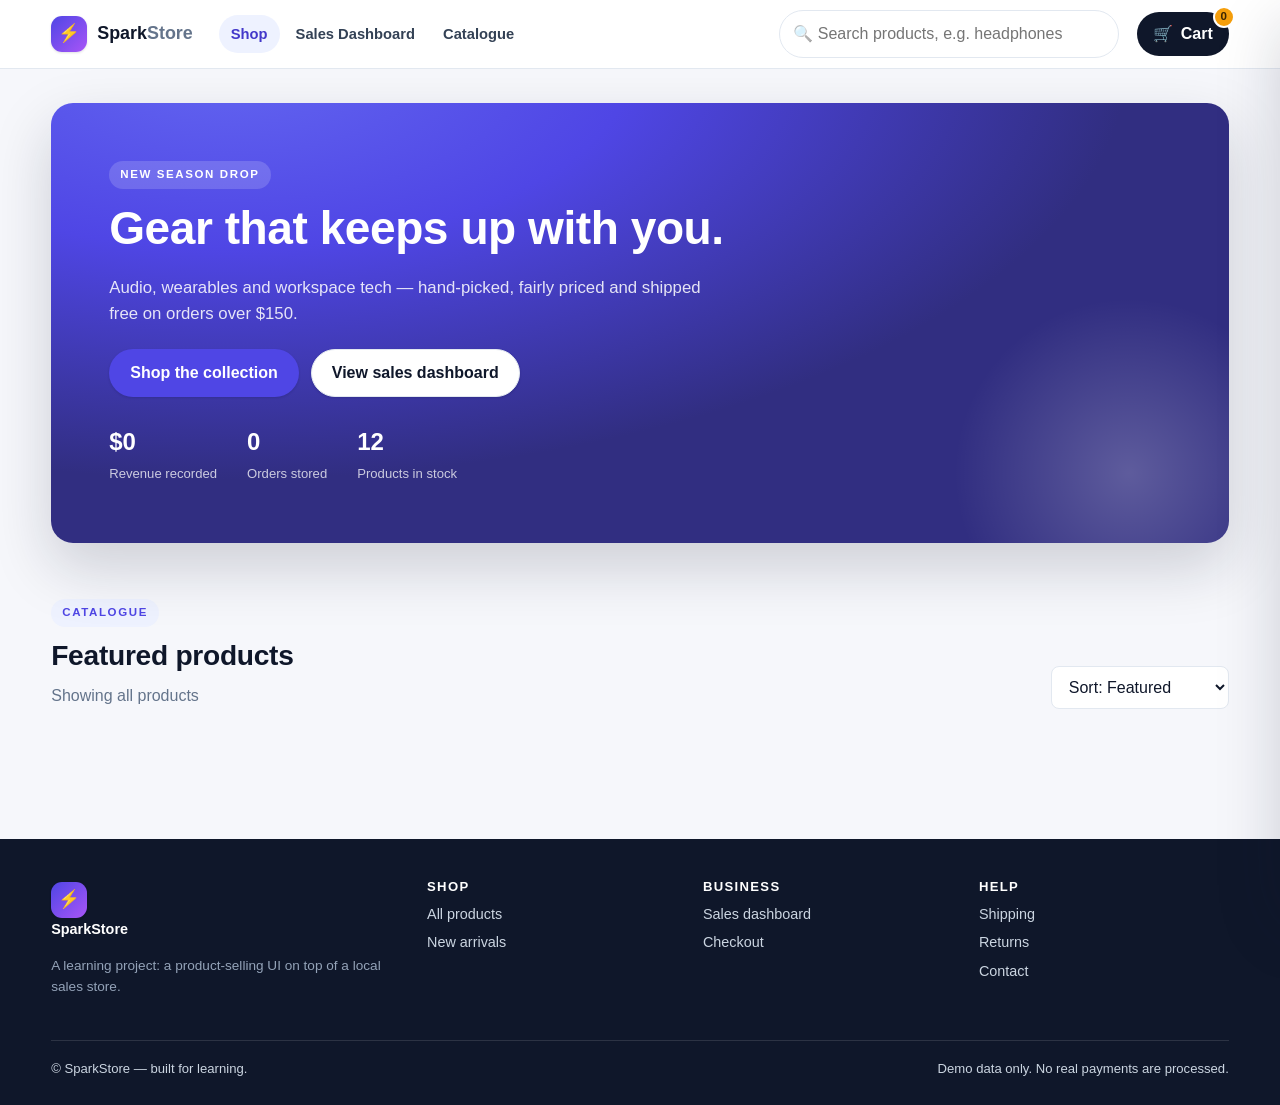
<file: index.html>
<!DOCTYPE html>
<html lang="en">

<head>
  <meta charset="UTF-8" />
  <meta name="viewport" content="width=device-width, initial-scale=1" />
  <meta name="description" content="Spark Store: a demo e-commerce storefront with a sales dashboard." />
  <link rel="stylesheet" href="styles.css" />
  <link rel="icon"
    href="data:image/svg+xml,<svg xmlns='http://www.w3.org/2000/svg' viewBox='0 0 100 100'><text y='.9em' font-size='90'>&#9889;</text></svg>" />
</head>

<body>

  <!-- ============================ HEADER ============================ -->
  <header class="header">
    <div class="wrap header__inner">
      <a class="logo" href="index.html">
        <span class="logo__mark">&#9889;</span>
        <span>Spark<span class="muted">Store</span></span>
      </a>

      <nav class="nav">
        <a class="is-active" href="index.html">Shop</a>
        <a href="dashboard.html">Sales Dashboard</a>
        <a href="#catalogue">Catalogue</a>
      </nav>

      <!-- Live search box -->
      <label class="search">
        <span class="search__icon">&#128269;</span>
        <input id="searchInput" class="input" type="search" placeholder="Search products, e.g. headphones"
          aria-label="Search products" />
      </label>

      <!-- Opens the cart drawer -->
      <button id="cartButton" class="cart-btn" type="button" aria-label="Open cart">
        &#128722; <span class="cart-btn__label">Cart</span>
        <span id="cartCount" class="cart-btn__count">0</span>
      </button>
    </div>
  </header>

  <main>
    <!-- ============================= HERO ============================ -->
    <section class="hero">
      <div class="wrap">
        <div class="hero__card">
          <div class="hero__copy">
            <span class="eyebrow">New season drop</span>
            <h1>Gear that keeps up with you.</h1>
            <p>Audio, wearables and workspace tech &mdash; hand-picked, fairly priced and
              shipped free on orders over $150.</p>
            <div class="row">
              <a class="btn" href="#catalogue">Shop the collection</a>
              <a class="btn btn--ghost" href="dashboard.html">View sales dashboard</a>
            </div>
          </div>
          <div class="hero__stats">
            <div class="hero__stat"><strong id="heroRevenue">$0</strong><span>Revenue recorded</span></div>
            <div class="hero__stat"><strong id="heroOrders">0</strong><span>Orders stored</span></div>
            <div class="hero__stat"><strong id="heroProducts">12</strong><span>Products in stock</span></div>
          </div>
        </div>
      </div>
    </section>
    <!-- ========================== CATALOGUE ========================== -->
    <section class="section" id="catalogue">
      <div class="wrap">
        <div class="section__head">
          <div>
            <span class="eyebrow">Catalogue</span>
            <h2>Featured products</h2>
            <p id="resultLine">Showing all products</p>
          </div>
          <label class="field" style="margin:0">
            <select id="sortSelect" class="input" aria-label="Sort products">
              <option value="featured">Sort: Featured</option>
              <option value="price-asc">Price: Low to High</option>
              <option value="price-desc">Price: High to Low</option>
              <option value="rating">Top rated</option>
              <option value="name">Name: A&ndash;Z</option>
            </select>
          </label>
        </div>

        <!-- Category filter chips are generated by js/storefront.js -->
        <div class="chips" id="categoryChips" style="margin-bottom:22px"></div>

        <!-- Product cards are generated from the <template> below -->
        <div class="products" id="productGrid"></div>
      </div>
    </section>
  </main>

  <!-- ====================== PRODUCT CARD TEMPLATE ===================== -->
  <!-- The HTML "blueprint" of one product card, cloned by JavaScript. -->
  <template id="tplProductCard">
    <article class="card">
      <div class="card__media">
        <img class="js-img" src="" alt="" loading="lazy" />
        <span class="card__sale js-sale hidden">SALE</span>
        <div class="card__oos js-oos hidden">OUT OF STOCK</div>
      </div>
      <div class="card__body">
        <span class="card__cat js-cat"></span>
        <h3 class="card__title js-title"></h3>
        <div class="card__rating">
          <span class="stars js-stars"></span>
          <span class="js-reviews"></span>
        </div>
        <span class="badge js-stock"></span>
      </div>
      <div class="card__foot">
        <span class="price js-price"></span>
        <button class="btn btn--sm js-add" type="button">&#128722; Add</button>
      </div>
    </article>
  </template>

  <!-- ========================== CART DRAWER ========================= -->
  <div class="drawer" id="cartDrawer" aria-hidden="true">
    <div class="drawer__scrim" data-close-cart></div>
    <aside class="drawer__panel" role="dialog" aria-label="Shopping cart">
      <div class="drawer__head">
        <h3 style="margin:0">Your cart <span class="muted small" id="drawerCount"></span></h3>
        <button class="icon-btn" type="button" data-close-cart aria-label="Close cart">&times;</button>
      </div>

      <div class="drawer__body" id="cartBody"><!-- line items injected here --></div>

      <div class="drawer__foot">
        <div class="sum"><span>Subtotal</span><strong id="cartSubtotal">$0.00</strong></div>
        <div class="sum"><span>Shipping</span><strong id="cartShipping">$0.00</strong></div>
        <div class="sum"><span>Tax (8%)</span><strong id="cartTax">$0.00</strong></div>
        <div class="sum sum--total"><span>Total</span><strong id="cartTotal">$0.00</strong></div>
        <a class="btn btn--block" style="margin-top:14px" href="checkout.html">Checkout &rarr;</a>
        <div class="hint" id="storageHint" style="display:none"></div>
      </div>
    </aside>
  </div>

  <!-- ============================ FOOTER ============================ -->
  <footer class="footer">
    <div class="wrap">
      <div class="footer__grid">
        <div>
          <a class="logo" href="index.html"><span class="logo__mark">&#9889;</span><span>SparkStore</span></a>
          <p class="small" style="margin-top:12px;color:#94a3b8">
            A learning project: a product-selling UI on top of a local sales store.
          </p>
        </div>
        <div>
          <h4>Shop</h4>
          <a href="index.html">All products</a>
          <a href="#catalogue">New arrivals</a>
        </div>
        <div>
          <h4>Business</h4>
          <a href="dashboard.html">Sales dashboard</a>
          <a href="checkout.html">Checkout</a>
        </div>
        <div>
          <h4>Help</h4>
          <a href="#">Shipping</a>
          <a href="#">Returns</a>
          <a href="#">Contact</a>
        </div>
      </div>
      <div class="footer__bottom">
        <span>&copy; <span id="year"></span> SparkStore &mdash; built for learning.</span>
        <span>Demo data only. No real payments are processed.</span>
      </div>
    </div>
  </footer>

  <div id="toastHost"></div>

  <!-- =========================== SCRIPTS =========================== -->
  <script src="util.js"></script>
  <script src="products.js"></script>
  <script src="db.js"></script>
  <script src="cart.js"></script>
  <script src="storefront.js"></script>
</body>

</html>
</file>
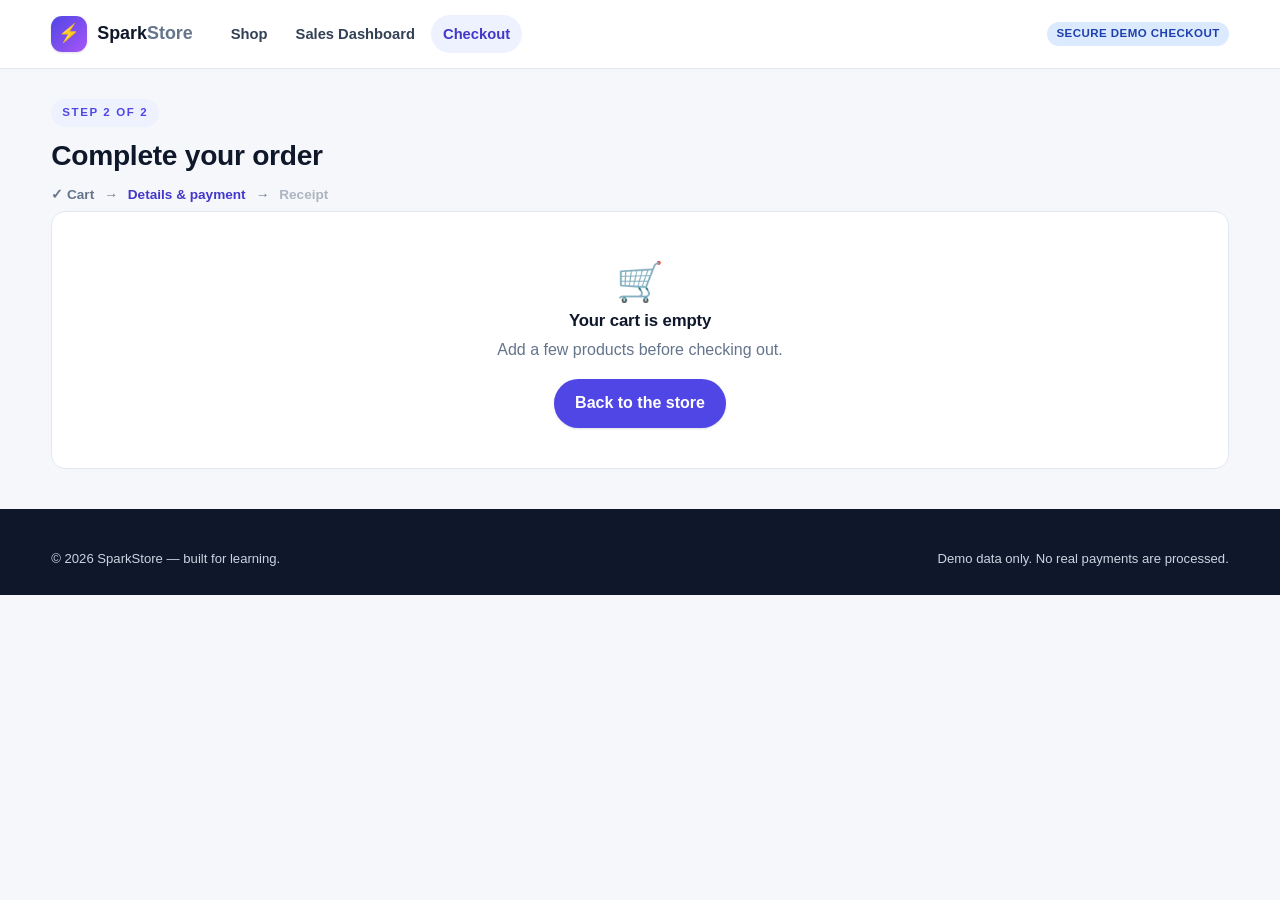
<file: checkout.html>
<!DOCTYPE html>
<html lang="en">
<head>
  <meta charset="UTF-8" />
  <meta name="viewport" content="width=device-width, initial-scale=1" />
  <title>Checkout &mdash; Spark Store</title>
  <link rel="stylesheet" href="styles.css" />
  <link rel="icon" href="data:image/svg+xml,<svg xmlns='http://www.w3.org/2000/svg' viewBox='0 0 100 100'><text y='.9em' font-size='90'>&#9889;</text></svg>" />
</head>
<body>

  <!-- ============================ HEADER ============================ -->
  <header class="header">
    <div class="wrap header__inner">
      <a class="logo" href="index.html">
        <span class="logo__mark">&#9889;</span>
        <span>Spark<span class="muted">Store</span></span>
      </a>
      <nav class="nav">
        <a href="index.html">Shop</a>
        <a href="dashboard.html">Sales Dashboard</a>
        <a class="is-active" href="checkout.html">Checkout</a>
      </nav>
      <div class="search" style="visibility:hidden"></div>
      <span class="badge badge--info">Secure demo checkout</span>
    </div>
  </header>

  <main class="wrap">
    <!-- ========================== PAGE HEAD ========================== -->
    <section class="page-head">
      <span class="eyebrow">Step 2 of 2</span>
      <h2>Complete your order</h2>
      <div class="steps">
        <span>&#10003; Cart</span>
        <span>&rarr;</span>
        <b>Details &amp; payment</b>
        <span>&rarr;</span>
        <span id="stepDone" style="opacity:.5">Receipt</span>
      </div>
    </section>

    <!-- Empty-cart notice: shown by js/checkout.js when the cart is empty -->
    <div id="emptyNotice" class="panel hidden" style="text-align:center;padding:40px">
      <div class="empty__icon">&#128722;</div>
      <h3>Your cart is empty</h3>
      <p class="muted">Add a few products before checking out.</p>
      <a class="btn" href="index.html">Back to the store</a>
    </div>

    <!-- ========================= CHECKOUT FORM ======================== -->
    <form id="checkoutForm" class="checkout" novalidate>
      <!-- ---------------------------- LEFT --------------------------- -->
      <div>
        <!-- 1. Contact -->
        <section class="panel">
          <div class="panel__title">
            <span class="panel__num">1</span>
            <h3 style="margin:0">Contact details</h3>
          </div>
          <div class="fields-2">
            <label class="field">
              <span>Full name *</span>
              <input id="fullName" class="input" type="text" autocomplete="name" placeholder="Ada Lovelace" />
              <span class="err" data-err-for="fullName"></span>
            </label>
            <label class="field">
              <span>Email address *</span>
              <input id="email" class="input" type="email" autocomplete="email" placeholder="ada@example.com" />
              <span class="err" data-err-for="email"></span>
            </label>
          </div>
          <label class="field">
            <span>Phone number *</span>
            <input id="phone" class="input" type="tel" autocomplete="tel" placeholder="+1 555 0134" />
            <span class="err" data-err-for="phone"></span>
          </label>
        </section>

        <!-- 2. Shipping address -->
        <section class="panel">
          <div class="panel__title">
            <span class="panel__num">2</span>
            <h3 style="margin:0">Shipping address</h3>
          </div>
          <label class="field">
            <span>Street address *</span>
            <input id="address" class="input" type="text" autocomplete="street-address" placeholder="12 Market Street, Apt 4B" />
            <span class="err" data-err-for="address"></span>
          </label>
          <div class="fields-2">
            <label class="field">
              <span>City *</span>
              <input id="city" class="input" type="text" autocomplete="address-level2" placeholder="Austin" />
              <span class="err" data-err-for="city"></span>
            </label>
            <label class="field">
              <span>Postal code *</span>
              <input id="zip" class="input" type="text" autocomplete="postal-code" placeholder="78701" />
              <span class="err" data-err-for="zip"></span>
            </label>
          </div>
        </section>

        <!-- 3. Payment method -->
        <section class="panel">
          <div class="panel__title">
            <span class="panel__num">3</span>
            <h3 style="margin:0">Payment method</h3>
          </div>

          <div class="pay-options" id="payOptions">
            <label class="pay is-active">
              <input type="radio" name="payment" value="card" checked />
              <span class="pay__emoji">&#128179;</span>
              <span class="pay__label">Card</span>
            </label>
            <label class="pay">
              <input type="radio" name="payment" value="upi" />
              <span class="pay__emoji">&#128241;</span>
              <span class="pay__label">UPI</span>
            </label>
            <label class="pay">
              <input type="radio" name="payment" value="cod" />
              <span class="pay__emoji">&#128176;</span>
              <span class="pay__label">Cash on delivery</span>
            </label>
          </div>

          <!-- Card fields, hidden when another method is chosen -->
          <div id="cardFields" style="margin-top:16px">
            <label class="field">
              <span>Card number *</span>
              <input id="cardNumber" class="input" type="text" inputmode="numeric" maxlength="19"
                     placeholder="4242 4242 4242 4242" />
              <span class="err" data-err-for="cardNumber"></span>
            </label>
            <div class="fields-2">
              <label class="field">
                <span>Expiry (MM/YY) *</span>
                <input id="cardExpiry" class="input" type="text" maxlength="5" placeholder="08/29" />
                <span class="err" data-err-for="cardExpiry"></span>
              </label>
              <label class="field">
                <span>CVV *</span>
                <input id="cardCvv" class="input" type="password" maxlength="4" placeholder="123" />
                <span class="err" data-err-for="cardCvv"></span>
              </label>
            </div>
          </div>

          <div id="upiFields" class="hidden">
            <label class="field">
              <span>UPI ID *</span>
              <input id="upiId" class="input" type="text" placeholder="yourname@bank" />
              <span class="err" data-err-for="upiId"></span>
            </label>
          </div>

          <div id="codFields" class="hidden">
            <div class="hint">Keep the exact amount ready. Payment will be marked as <b>pending</b> until delivery.</div>
          </div>
        </section>
      </div>

      <!-- --------------------------- RIGHT --------------------------- -->
      <aside class="side">
        <section class="panel">
          <div class="panel__title"><h3 style="margin:0">Order summary</h3></div>
          <div id="summaryItems"><!-- filled by js/checkout.js --></div>
          <div class="sum"><span>Subtotal</span><strong id="sumSubtotal">$0.00</strong></div>
          <div class="sum"><span>Discount</span><strong id="sumDiscount">-$0.00</strong></div>
          <div class="sum"><span>Shipping</span><strong id="sumShipping">$0.00</strong></div>
          <div class="sum"><span>Tax (8%)</span><strong id="sumTax">$0.00</strong></div>
          <div class="sum sum--total"><span>Total</span><strong id="sumTotal">$0.00</strong></div>
          <a class="link-btn" href="index.html" style="padding-left:0">&larr; Edit cart</a>
        </section>

        <!-- Discount code -->
        <section class="panel">
          <div class="panel__title"><h3 style="margin:0">Discount code</h3></div>
          <div class="row" style="gap:8px;flex-wrap:nowrap">
            <input id="couponInput" class="input" type="text" placeholder="SPARK10" style="flex:1" />
            <button id="applyCouponBtn" class="btn btn--sm btn--ghost" type="button">Apply</button>
          </div>
          <div id="couponMsg" class="small muted" style="margin-top:8px">
            Try <b>SPARK10</b>, <b>LEARN20</b> or <b>WELCOME5</b>.
          </div>
        </section>

        <!-- Order note + place order -->
        <section class="panel">
          <label class="field">
            <span>Order note (optional)</span>
            <textarea id="orderNote" class="input" rows="3" placeholder="Leave with the front desk"></textarea>
          </label>
          <label class="row small" style="align-items:flex-start;gap:8px">
            <input id="agree" type="checkbox" checked />
            <span>I understand this is a demo store and no real payment is taken.</span>
          </label>
          <span class="err" data-err-for="agree"></span>
          <button id="placeOrderBtn" class="btn btn--block" type="submit" style="margin-top:14px">
            Place order &mdash; <span id="payTotal">$0.00</span>
          </button>
          <div class="hint">Your order is written to the local sales store. Open the dashboard to see it.</div>
        </section>
      </aside>
    </form>

    <!-- ====================== SUCCESS RECEIPT ====================== -->
    <section id="receiptPanel" class="panel receipt hidden" style="margin-bottom:60px">
      <div class="receipt__tick">&#10003;</div>
      <h2 style="margin-bottom:4px">Thank you, <span id="rcName">friend</span>!</h2>
      <p class="muted">Your order has been stored. Keep this reference:</p>
      <div class="badge badge--ok mono" id="rcId" style="font-size:1rem;padding:8px 16px">SP-0000-0000</div>
      <div class="panel" style="max-width:470px;margin:22px auto;text-align:left">
        <dl class="kv" id="rcDetails"></dl>
      </div>
      <div class="row" style="justify-content:center">
        <a class="btn" href="dashboard.html">See it in the sales dashboard</a>
        <a class="btn btn--ghost" href="index.html">Continue shopping</a>
        <button id="printReceiptBtn" class="btn btn--ghost" type="button">Print receipt</button>
      </div>
    </section>
  </main>

  <!-- ============================ FOOTER ============================ -->
  <footer class="footer">
    <div class="wrap">
      <div class="footer__bottom" style="margin-top:0;border-top:0;padding-top:0">
        <span>&copy; <span id="year"></span> SparkStore &mdash; built for learning.</span>
        <span>Demo data only. No real payments are processed.</span>
      </div>
    </div>
  </footer>

  <div id="toastHost"></div>

  <!-- =========================== SCRIPTS =========================== -->
  <script src="util.js"></script>
  <script src="products.js"></script>
  <script src="db.js"></script>
  <script src="cart.js"></script>
  <script src="checkout.js"></script>
</body>
</html>
</file>
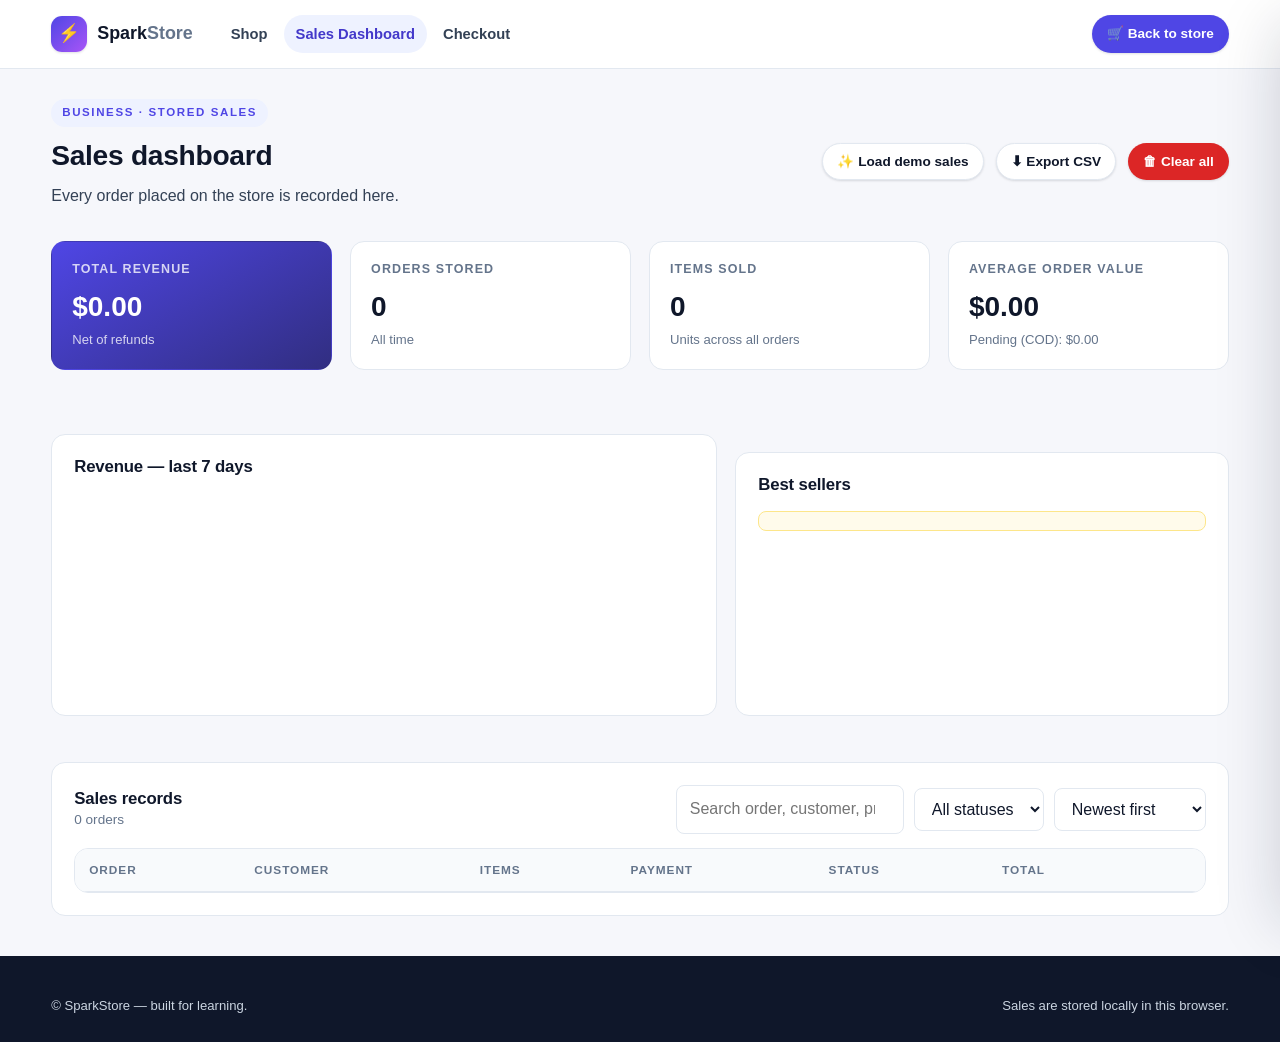
<file: dashboard.html>
<!DOCTYPE html>
<html lang="en">
<head>
  <meta charset="UTF-8" />
  <meta name="viewport" content="width=device-width, initial-scale=1" />
  <title>Sales Dashboard &mdash; Spark Store</title>
  <link rel="stylesheet" href="styles.css" />
  <link rel="icon" href="data:image/svg+xml,<svg xmlns='http://www.w3.org/2000/svg' viewBox='0 0 100 100'><text y='.9em' font-size='90'>&#9889;</text></svg>" />
</head>
<body>

  <!-- ============================ HEADER ============================ -->
  <header class="header">
    <div class="wrap header__inner">
      <a class="logo" href="index.html">
        <span class="logo__mark">&#9889;</span>
        <span>Spark<span class="muted">Store</span></span>
      </a>
      <nav class="nav">
        <a href="index.html">Shop</a>
        <a class="is-active" href="dashboard.html">Sales Dashboard</a>
        <a href="checkout.html">Checkout</a>
      </nav>
      <div class="search" style="visibility:hidden"></div>
      <a class="btn btn--sm" href="index.html">&#128722; Back to store</a>
    </div>
  </header>

  <main class="wrap">
    <!-- ========================== PAGE HEAD ========================== -->
    <section class="page-head">
      <div class="spread">
        <div>
          <span class="eyebrow">Business &middot; stored sales</span>
          <h2>Sales dashboard</h2>
          <p id="dbSubtitle">Every order placed on the store is recorded here.</p>
        </div>
        <div class="row">
          <button id="seedBtn" class="btn btn--ghost btn--sm" type="button">&#10024; Load demo sales</button>
          <button id="exportBtn" class="btn btn--ghost btn--sm" type="button">&#11015; Export CSV</button>
          <button id="clearBtn" class="btn btn--danger btn--sm" type="button">&#128465; Clear all</button>
        </div>
      </div>
    </section>

    <!-- ============================ KPIs ============================= -->
    <section class="kpis section" style="padding-top:10px">
      <article class="kpi kpi--brand">
        <div class="kpi__label">Total revenue</div>
        <div class="kpi__value" id="kpiRevenue">$0.00</div>
        <div class="kpi__foot" id="kpiRevenueFoot">Net of refunds</div>
      </article>
      <article class="kpi">
        <div class="kpi__label">Orders stored</div>
        <div class="kpi__value" id="kpiOrders">0</div>
        <div class="kpi__foot muted" id="kpiOrdersFoot">All time</div>
      </article>
      <article class="kpi">
        <div class="kpi__label">Items sold</div>
        <div class="kpi__value" id="kpiItems">0</div>
        <div class="kpi__foot muted" id="kpiItemsFoot">Units across all orders</div>
      </article>
      <article class="kpi">
        <div class="kpi__label">Average order value</div>
        <div class="kpi__value" id="kpiAvg">$0.00</div>
        <div class="kpi__foot muted" id="kpiPending">Pending (COD): $0.00</div>
      </article>
    </section>

    <!-- ====================== CHART + TOP PRODUCTS =================== -->
    <section class="dash-grid">
      <div class="panel">
        <div class="panel__title"><h3 style="margin:0">Revenue &mdash; last 7 days</h3></div>
        <div class="chart" id="chart"><!-- bars injected by js/dashboard.js --></div>
      </div>
      <div class="panel">
        <div class="panel__title"><h3 style="margin:0">Best sellers</h3></div>
        <ul class="rank" id="topProducts"><!-- injected --></ul>
        <div class="hint" id="methodHint"></div>
      </div>
    </section>

    <!-- ========================= SALES TABLE ========================= -->
    <section class="section" style="padding-bottom:0">
      <div class="panel">
        <div class="spread" style="margin-bottom:14px">
          <div>
            <h3 style="margin:0">Sales records</h3>
            <p class="small muted" id="tableCount" style="margin:0">0 orders</p>
          </div>
          <div class="toolbar" style="margin:0">
            <input id="searchSales" class="input" type="search" placeholder="Search order, customer, product" />
            <select id="statusFilter" class="input" aria-label="Filter by status">
              <option value="">All statuses</option>
              <option value="completed">Completed</option>
              <option value="refunded">Refunded</option>
              <option value="cancelled">Cancelled</option>
            </select>
            <select id="sortSales" class="input" aria-label="Sort sales">
              <option value="date-desc">Newest first</option>
              <option value="date-asc">Oldest first</option>
              <option value="total-desc">Highest value</option>
              <option value="total-asc">Lowest value</option>
              <option value="customer">Customer A&ndash;Z</option>
            </select>
          </div>
        </div>

        <div class="table-wrap">
          <table class="data">
            <thead>
              <tr>
                <th>Order</th>
                <th>Customer</th>
                <th>Items</th>
                <th>Payment</th>
                <th>Status</th>
                <th class="text-right">Total</th>
                <th></th>
              </tr>
            </thead>
            <tbody id="salesBody"><!-- rows injected by js/dashboard.js --></tbody>
          </table>
        </div>

        <div id="tableEmpty" class="empty hidden" style="margin-top:16px;border:1px dashed var(--line)">
          <div class="empty__icon">&#128203;</div>
          <h3>No sales recorded yet</h3>
          <p class="muted">Place an order from the storefront, or click &ldquo;Load demo sales&rdquo; above.</p>
          <a class="btn btn--sm" href="index.html">Go to storefront</a>
        </div>
      </div>
    </section>
  </main>

  <!-- ==================== ORDER DETAIL TEMPLATE ==================== -->
  <div class="drawer" id="orderDrawer" aria-hidden="true">
    <div class="drawer__scrim" data-close-order></div>
    <aside class="drawer__panel" role="dialog" aria-label="Order details">
      <div class="drawer__head">
        <h3 style="margin:0">Order <span class="mono" id="odId"></span></h3>
        <button class="icon-btn" type="button" data-close-order aria-label="Close">&times;</button>
      </div>
      <div class="drawer__body">
        <div id="odItems"></div>
        <div style="margin-top:16px">
          <div class="sum"><span>Subtotal</span><strong id="odSubtotal">$0.00</strong></div>
          <div class="sum"><span>Discount</span><strong id="odDiscount">$0.00</strong></div>
          <div class="sum"><span>Shipping</span><strong id="odShipping">$0.00</strong></div>
          <div class="sum"><span>Tax</span><strong id="odTax">$0.00</strong></div>
          <div class="sum sum--total"><span>Total</span><strong id="odTotal">$0.00</strong></div>
        </div>
        <h4 style="margin-top:22px">Customer</h4>
        <dl class="kv" id="odCustomer"></dl>
        <h4 style="margin-top:18px">Payment</h4>
        <dl class="kv" id="odPayment"></dl>
        <h4 style="margin-top:18px">Change status</h4>
        <div class="row">
          <button class="btn btn--sm btn--ok" type="button" data-status="completed">Mark completed</button>
          <button class="btn btn--sm btn--ghost" type="button" data-status="refunded">Refund</button>
          <button class="btn btn--sm btn--danger" type="button" data-status="cancelled">Cancel</button>
        </div>
      </div>
    </aside>
  </div>

  <!-- ============================ FOOTER ============================ -->
  <footer class="footer">
    <div class="wrap">
      <div class="footer__bottom" style="margin-top:0;border-top:0;padding-top:0">
        <span>&copy; <span id="year"></span> SparkStore &mdash; built for learning.</span>
        <span id="storageNote">Sales are stored locally in this browser.</span>
      </div>
    </div>
  </footer>

  <div id="toastHost"></div>

  <!-- =========================== SCRIPTS =========================== -->
  <script src="util.js"></script>
  <script src="products.js"></script>
  <script src="db.js"></script>
  <script src="cart.js"></script>
  <script src="dashboard.js"></script>
</body>
</html>
</file>
<file: styles.css>
/* ==========================================================================
   styles.css  -  one stylesheet for the whole storefront + dashboard.
   Sections:
     1. Design tokens (colors, spacing, shadows)
     2. Base / reset
     3. Layout helpers
     4. Buttons, badges, form fields
     5. Site header + nav + cart button
     6. Homepage hero + categories
     7. Product grid + cards
     8. Cart drawer
     9. Checkout page
    10. Dashboard (KPI cards, chart, table)
    11. Toasts, footer
    12. Responsive breakpoints
   ========================================================================== */

/* ------------------------------ 1. Tokens ------------------------------ */
:root {
  --brand: #4f46e5;
  --brand-dark: #4338ca;
  --brand-soft: #eef2ff;
  --accent: #f59e0b;

  --ink: #0f172a;
  --ink-2: #334155;
  --muted: #64748b;
  --line: #e2e8f0;
  --surface: #ffffff;
  --canvas: #f6f7fb;

  --ok: #16a34a;
  --warn: #d97706;
  --danger: #dc2626;

  --radius-sm: 8px;
  --radius: 14px;
  --radius-lg: 22px;
  --shadow-sm: 0 1px 2px rgba(15, 23, 42, .06), 0 1px 3px rgba(15, 23, 42, .08);
  --shadow: 0 10px 24px rgba(15, 23, 42, .08);
  --shadow-lg: 0 24px 60px rgba(15, 23, 42, .18);
  --header-h: 68px;
  --font: "Segoe UI", Roboto, "Helvetica Neue", Arial, sans-serif;
}

/* ---------------------------- 2. Base reset ---------------------------- */
* { box-sizing: border-box; }
html { scroll-behavior: smooth; }
body {
  margin: 0;
  font-family: var(--font);
  color: var(--ink);
  background: var(--canvas);
  line-height: 1.55;
  -webkit-font-smoothing: antialiased;
}
h1, h2, h3, h4 { margin: 0 0 .4em; line-height: 1.2; letter-spacing: -.01em; }
h1 { font-size: clamp(1.9rem, 3.6vw, 3rem); }
h2 { font-size: clamp(1.35rem, 2.2vw, 1.9rem); }
h3 { font-size: 1.05rem; }
p  { margin: 0 0 1rem; color: var(--ink-2); }
a  { color: var(--brand); text-decoration: none; }
a:hover { text-decoration: underline; }
img { max-width: 100%; display: block; }
button, input, select, textarea { font: inherit; color: inherit; }
:focus-visible { outline: 3px solid rgba(79, 70, 229, .45); outline-offset: 2px; }

/* --------------------------- 3. Layout helpers ------------------------- */
.wrap { width: min(1180px, 92vw); margin-inline: auto; }
.section { padding: 46px 0; }
.section__head {
  display: flex; align-items: flex-end; justify-content: space-between;
  gap: 16px; margin-bottom: 22px; flex-wrap: wrap;
}
.section__head p { margin: 0; color: var(--muted); }
.eyebrow {
  display: inline-block; font-size: .72rem; font-weight: 700; letter-spacing: .14em;
  text-transform: uppercase; color: var(--brand); background: var(--brand-soft);
  padding: 5px 11px; border-radius: 999px; margin-bottom: 12px;
}
.grid { display: grid; gap: 20px; }
.row { display: flex; gap: 12px; align-items: center; flex-wrap: wrap; }
.spread { display: flex; justify-content: space-between; align-items: center; gap: 12px; }
.muted { color: var(--muted); }
.small { font-size: .85rem; }
.hidden { display: none !important; }
.text-right { text-align: right; }

/* ------------------- 4. Buttons, badges and form fields ---------------- */
.btn {
  --btn-bg: var(--brand); --btn-fg: #fff;
  display: inline-flex; align-items: center; justify-content: center; gap: 8px;
  background: var(--btn-bg); color: var(--btn-fg);
  border: 1px solid transparent; border-radius: 999px;
  padding: 11px 20px; font-weight: 600; cursor: pointer;
  transition: transform .12s ease, filter .15s ease, box-shadow .15s ease;
  box-shadow: var(--shadow-sm); white-space: nowrap;
}
.btn:hover { filter: brightness(1.07); transform: translateY(-1px); text-decoration: none; }
.btn:active { transform: translateY(0); }
.btn--ghost { --btn-bg: #fff; --btn-fg: var(--ink); border-color: var(--line); }
.btn--dark  { --btn-bg: var(--ink); }
.btn--danger{ --btn-bg: var(--danger); }
.btn--ok    { --btn-bg: var(--ok); }
.btn--sm    { padding: 7px 14px; font-size: .85rem; }
.btn--block { width: 100%; }
.btn[disabled] { opacity: .5; cursor: not-allowed; transform: none; filter: none; }

.badge {
  display: inline-block; font-size: .72rem; font-weight: 700; padding: 3px 9px;
  border-radius: 999px; background: var(--brand-soft); color: var(--brand-dark);
  text-transform: uppercase; letter-spacing: .04em;
}
.badge--ok     { background: #dcfce7; color: #166534; }
.badge--warn   { background: #fef3c7; color: #92400e; }
.badge--danger { background: #fee2e2; color: #991b1b; }
.badge--info   { background: #dbeafe; color: #1e40af; }

.field { display: block; margin-bottom: 14px; }
.field > span { display: block; font-size: .82rem; font-weight: 600; margin-bottom: 6px; color: var(--ink-2); }
.input, select.input, textarea.input {
  width: 100%; padding: 11px 13px; background: #fff;
  border: 1px solid var(--line); border-radius: var(--radius-sm);
  transition: border-color .15s ease, box-shadow .15s ease;
}
.input:focus { border-color: var(--brand); box-shadow: 0 0 0 4px rgba(79, 70, 229, .12); outline: none; }
.input.is-invalid { border-color: var(--danger); background: #fff5f5; }
.err { display: block; color: var(--danger); font-size: .78rem; margin-top: 5px; min-height: 0; }
.fields-2 { display: grid; grid-template-columns: 1fr 1fr; gap: 0 14px; }

/* ----------------------- 5. Header / nav / cart ------------------------ */
.header {
  position: sticky; top: 0; z-index: 60;
  background: rgba(255, 255, 255, .92);
  backdrop-filter: saturate(180%) blur(10px);
  border-bottom: 1px solid var(--line);
}
.header__inner { display: flex; align-items: center; gap: 18px; height: var(--header-h); }
.logo { display: flex; align-items: center; gap: 10px; font-weight: 800; font-size: 1.12rem; color: var(--ink); }
.logo:hover { text-decoration: none; }
.logo__mark {
  width: 36px; height: 36px; border-radius: 11px; display: grid; place-items: center;
  background: linear-gradient(135deg, var(--brand), #a855f7); color: #fff; font-size: 1.1rem;
  box-shadow: var(--shadow-sm);
}
.nav { display: flex; gap: 4px; margin-left: 8px; }
.nav a {
  color: var(--ink-2); font-weight: 600; font-size: .92rem;
  padding: 8px 12px; border-radius: 999px;
}
.nav a:hover { background: var(--brand-soft); color: var(--brand-dark); text-decoration: none; }
.nav a.is-active { background: var(--brand-soft); color: var(--brand-dark); }

.search { position: relative; flex: 1; max-width: 340px; margin-left: auto; }
.search .input { padding-left: 38px; border-radius: 999px; background: #fff; }
.search__icon { position: absolute; left: 14px; top: 50%; transform: translateY(-50%); opacity: .5; }

.cart-btn {
  position: relative; display: inline-flex; align-items: center; gap: 8px;
  background: var(--ink); color: #fff; border: 0; border-radius: 999px;
  padding: 10px 16px; font-weight: 600; cursor: pointer;
}
.cart-btn:hover { background: #1e293b; }
.cart-btn__count {
  position: absolute; top: -6px; right: -6px; min-width: 22px; height: 22px;
  display: grid; place-items: center; padding: 0 5px;
  background: var(--accent); color: #3b2503; font-size: .72rem; font-weight: 800;
  border-radius: 999px; border: 2px solid #fff;
}

/* ------------------------- 6. Hero and categories ---------------------- */
.hero { padding: 34px 0 10px; }
.hero__card {
  position: relative; overflow: hidden;
  border-radius: var(--radius-lg);
  padding: clamp(28px, 5vw, 58px);
  color: #fff;
  background: radial-gradient(900px 420px at 15% -10%, #6366f1 0%, #4f46e5 45%, #312e81 100%);
  box-shadow: var(--shadow-lg);
}
.hero__card::after {
  content: ""; position: absolute; right: -90px; bottom: -120px; width: 380px; height: 380px;
  background: radial-gradient(circle at center, rgba(255, 255, 255, .22), transparent 65%);
}
.hero__copy { max-width: 620px; position: relative; z-index: 1; }
.hero h1 { color: #fff; }
.hero p { color: rgba(255, 255, 255, .86); font-size: 1.05rem; margin-bottom: 22px; }
.hero .eyebrow { background: rgba(255, 255, 255, .16); color: #fff; }
.hero__stats { display: flex; gap: 30px; flex-wrap: wrap; margin-top: 26px; position: relative; z-index: 1; }
.hero__stat strong { display: block; font-size: 1.5rem; }
.hero__stat span { font-size: .82rem; color: rgba(255, 255, 255, .75); }

.chips { display: flex; gap: 9px; flex-wrap: wrap; }
.chip {
  border: 1px solid var(--line); background: #fff; color: var(--ink-2);
  padding: 8px 15px; border-radius: 999px; font-size: .88rem; font-weight: 600; cursor: pointer;
  transition: all .15s ease;
}
.chip:hover { border-color: #c7d2fe; color: var(--brand-dark); }
.chip.is-active { background: var(--ink); border-color: var(--ink); color: #fff; }

/* ------------------------- 7. Product grid + cards --------------------- */
.products { display: grid; grid-template-columns: repeat(4, 1fr); gap: 20px; }

.card {
  background: var(--surface); border: 1px solid var(--line); border-radius: var(--radius);
  overflow: hidden; display: flex; flex-direction: column;
  transition: transform .16s ease, box-shadow .16s ease, border-color .16s ease;
}
.card:hover { transform: translateY(-4px); box-shadow: var(--shadow); border-color: #c7d2fe; }
.card__media { position: relative; background: #f1f5f9; aspect-ratio: 4 / 3; overflow: hidden; }
.card__media img { width: 100%; height: 100%; object-fit: cover; transition: transform .35s ease; }
.card:hover .card__media img { transform: scale(1.05); }
.card__sale {
  position: absolute; top: 12px; left: 12px; background: var(--danger); color: #fff;
  font-size: .7rem; font-weight: 800; padding: 4px 10px; border-radius: 999px;
}
.card__oos {
  position: absolute; inset: 0; display: grid; place-items: center;
  background: rgba(15, 23, 42, .55); color: #fff; font-weight: 700; letter-spacing: .05em;
}
.card__body { padding: 15px 16px 0; flex: 1; }
.card__cat { font-size: .72rem; text-transform: uppercase; letter-spacing: .1em; color: var(--muted); font-weight: 700; }
.card__title { font-size: .98rem; font-weight: 700; margin: 6px 0 8px; }
.card__rating { display: flex; align-items: center; gap: 6px; font-size: .82rem; color: var(--muted); margin-bottom: 10px; }
.stars { color: var(--accent); letter-spacing: 1px; }
.card__foot { display: flex; align-items: center; justify-content: space-between; gap: 10px; padding: 14px 16px 16px; }
.price { font-size: 1.12rem; font-weight: 800; }
.price del { font-size: .82rem; color: var(--muted); font-weight: 500; margin-left: 6px; }
.empty {
  grid-column: 1 / -1; text-align: center; padding: 60px 20px;
  background: #fff; border: 1px dashed var(--line); border-radius: var(--radius);
}
.empty__icon { font-size: 2.4rem; }

/* ---------------------------- 8. Cart drawer --------------------------- */
.drawer { position: fixed; inset: 0; z-index: 90; pointer-events: none; }
.drawer__scrim {
  position: absolute; inset: 0; background: rgba(15, 23, 42, .45);
  opacity: 0; transition: opacity .25s ease;
}
.drawer__panel {
  position: absolute; top: 0; right: 0; height: 100%; width: min(420px, 92vw);
  background: var(--surface); display: flex; flex-direction: column;
  box-shadow: var(--shadow-lg); transform: translateX(100%);
  transition: transform .28s cubic-bezier(.22, .61, .36, 1);
}
.drawer.is-open { pointer-events: auto; }
.drawer.is-open .drawer__scrim { opacity: 1; }
.drawer.is-open .drawer__panel { transform: translateX(0); }
.drawer__head {
  display: flex; align-items: center; justify-content: space-between;
  padding: 18px 20px; border-bottom: 1px solid var(--line);
}
.drawer__body { flex: 1; overflow-y: auto; padding: 16px 20px; }
.drawer__foot { padding: 18px 20px; border-top: 1px solid var(--line); background: #fbfcfe; }
.icon-btn {
  border: 1px solid var(--line); background: #fff; width: 34px; height: 34px;
  border-radius: 50%; cursor: pointer; display: grid; place-items: center;
}
.icon-btn:hover { background: var(--brand-soft); border-color: #c7d2fe; }

.line {
  display: grid; grid-template-columns: 62px 1fr auto; gap: 12px;
  padding: 12px 0; border-bottom: 1px solid var(--line);
}
.line:last-child { border-bottom: 0; }
.line__img { width: 62px; height: 62px; border-radius: 10px; background: #f1f5f9; object-fit: cover; }
.line__name { font-weight: 600; font-size: .92rem; margin-bottom: 2px; }
.line__meta { font-size: .8rem; color: var(--muted); }
.line__right { text-align: right; }
.line__total { font-weight: 700; font-size: .92rem; }

.qty { display: inline-flex; align-items: center; border: 1px solid var(--line); border-radius: 999px; overflow: hidden; margin-top: 6px; }
.qty button { border: 0; background: #fff; width: 28px; height: 28px; cursor: pointer; font-weight: 700; color: var(--ink-2); }
.qty button:hover { background: var(--brand-soft); color: var(--brand-dark); }
.qty span { min-width: 30px; text-align: center; font-size: .86rem; font-weight: 700; }

.sum { display: flex; justify-content: space-between; font-size: .9rem; margin-bottom: 7px; color: var(--ink-2); }
.sum--total { font-size: 1.1rem; font-weight: 800; color: var(--ink); border-top: 1px dashed var(--line); padding-top: 11px; margin-top: 11px; }
.hint {
  font-size: .78rem; color: var(--muted); background: #fffbeb; border: 1px solid #fde68a;
  padding: 9px 11px; border-radius: var(--radius-sm); margin-top: 10px;
}

/* --------------------------- 9. Checkout page -------------------------- */
.page-head { padding: 30px 0 6px; }
.steps { display: flex; gap: 10px; align-items: center; font-size: .85rem; color: var(--muted); font-weight: 600; margin-top: 8px; }
.steps b { color: var(--brand-dark); }

.checkout { display: grid; grid-template-columns: 1.5fr 1fr; gap: 24px; align-items: start; padding-bottom: 60px; }
.panel {
  background: var(--surface); border: 1px solid var(--line);
  border-radius: var(--radius); padding: 22px;
}
.panel + .panel { margin-top: 18px; }
.panel__title { display: flex; align-items: center; gap: 10px; margin-bottom: 16px; }
.panel__num {
  width: 26px; height: 26px; border-radius: 50%; background: var(--brand-soft); color: var(--brand-dark);
  display: grid; place-items: center; font-size: .82rem; font-weight: 800;
}
.side { position: sticky; top: calc(var(--header-h) + 18px); }

.pay-options { display: grid; grid-template-columns: repeat(3, 1fr); gap: 10px; }
.pay {
  border: 1px solid var(--line); border-radius: var(--radius-sm); padding: 12px;
  cursor: pointer; text-align: center; background: #fff; transition: all .15s ease; position: relative;
}
.pay input { position: absolute; opacity: 0; pointer-events: none; }
.pay:hover { border-color: #c7d2fe; }
.pay.is-active { border-color: var(--brand); background: var(--brand-soft); box-shadow: 0 0 0 3px rgba(79, 70, 229, .12); }
.pay__emoji { font-size: 1.3rem; display: block; }
.pay__label { font-size: .82rem; font-weight: 700; }

.receipt { text-align: center; padding: 30px; }
.receipt__tick {
  width: 66px; height: 66px; margin: 0 auto 14px; border-radius: 50%;
  background: #dcfce7; color: #166534; display: grid; place-items: center; font-size: 1.9rem;
}
.kv { display: grid; grid-template-columns: 1fr auto; gap: 6px 14px; font-size: .88rem; }
.kv dt { color: var(--muted); }
.kv dd { margin: 0; font-weight: 600; text-align: right; }

/* --------------------------- 10. Dashboard ----------------------------- */
.kpis { display: grid; grid-template-columns: repeat(4, 1fr); gap: 18px; }
.kpi {
  background: var(--surface); border: 1px solid var(--line); border-radius: var(--radius);
  padding: 18px 20px;
}
.kpi__label { font-size: .78rem; text-transform: uppercase; letter-spacing: .09em; color: var(--muted); font-weight: 700; }
.kpi__value { font-size: 1.75rem; font-weight: 800; margin: 6px 0 2px; }
.kpi__foot { font-size: .82rem; }
.kpi--brand { background: linear-gradient(150deg, #4f46e5, #312e81); border-color: transparent; color: #fff; }
.kpi--brand .kpi__label, .kpi--brand .kpi__foot { color: rgba(255, 255, 255, .78); }

.dash-grid { display: grid; grid-template-columns: 1.35fr 1fr; gap: 18px; margin-top: 18px; }

.chart { display: flex; align-items: flex-end; gap: 12px; height: 200px; padding-top: 10px; }
.chart__col { flex: 1; display: flex; flex-direction: column; justify-content: flex-end; align-items: center; gap: 8px; height: 100%; }
.chart__bar {
  width: 100%; max-width: 46px; border-radius: 8px 8px 3px 3px;
  background: linear-gradient(180deg, #6366f1, #4338ca); min-height: 4px;
  transition: height .5s cubic-bezier(.22, .61, .36, 1);
}
.chart__col:hover .chart__bar { background: linear-gradient(180deg, #f59e0b, #d97706); }
.chart__val { font-size: .74rem; font-weight: 700; color: var(--ink-2); }
.chart__label { font-size: .78rem; color: var(--muted); }

.rank { list-style: none; margin: 0; padding: 0; }
.rank li { display: grid; grid-template-columns: 30px 1fr auto; gap: 12px; align-items: center; padding: 10px 0; border-bottom: 1px dashed var(--line); }
.rank li:last-child { border-bottom: 0; }
.rank__no { font-weight: 800; color: var(--muted); }
.rank__bar { height: 6px; border-radius: 999px; background: var(--brand); margin-top: 5px; }

.toolbar { display: flex; gap: 10px; align-items: center; flex-wrap: wrap; margin-bottom: 4px; }
.toolbar .input { width: auto; }

.table-wrap { overflow-x: auto; border: 1px solid var(--line); border-radius: var(--radius); background: #fff; }
table.data { width: 100%; border-collapse: collapse; font-size: .88rem; min-width: 940px; }
table.data th {
  text-align: left; font-size: .74rem; text-transform: uppercase; letter-spacing: .08em;
  color: var(--muted); padding: 12px 14px; background: #f8fafc; border-bottom: 1px solid var(--line);
  white-space: nowrap;
}
table.data td { padding: 13px 14px; border-bottom: 1px solid var(--line); vertical-align: middle; }
table.data tbody tr:hover { background: #f8faff; }
table.data tbody tr:last-child td { border-bottom: 0; }
.mono { font-family: Consolas, "Courier New", monospace; font-weight: 600; }
.cust { display: flex; align-items: center; gap: 10px; }
.avatar {
  width: 34px; height: 34px; border-radius: 50%; flex: 0 0 34px;
  display: grid; place-items: center; font-weight: 800; font-size: .78rem;
  background: var(--brand-soft); color: var(--brand-dark);
}
.row-actions { display: flex; gap: 4px; }
.link-btn {
  border: 0; background: transparent; color: var(--brand); font-weight: 600;
  font-size: .84rem; cursor: pointer; padding: 4px 6px; border-radius: 6px;
}
.link-btn:hover { background: var(--brand-soft); }
.link-btn--danger { color: var(--danger); }
.link-btn--danger:hover { background: #fee2e2; }

/* ------------------------- 11. Toasts + footer ------------------------- */
#toastHost { position: fixed; right: 20px; bottom: 20px; z-index: 200; display: flex; flex-direction: column; gap: 10px; }
.toast {
  background: var(--ink); color: #fff; padding: 12px 16px; border-radius: var(--radius-sm);
  box-shadow: var(--shadow); font-size: .9rem; font-weight: 600;
  opacity: 0; transform: translateY(12px); transition: all .28s ease; max-width: 320px;
}
.toast.is-in { opacity: 1; transform: translateY(0); }
.toast--ok { background: #15803d; }
.toast--err { background: #b91c1c; }

.footer { margin-top: 40px; background: var(--ink); color: #cbd5e1; padding: 40px 0 26px; }
.footer__grid { display: grid; grid-template-columns: 1.4fr 1fr 1fr 1fr; gap: 26px; }
.footer h4 { color: #fff; font-size: .82rem; text-transform: uppercase; letter-spacing: .1em; }
.footer a { color: #cbd5e1; display: block; padding: 3px 0; font-size: .9rem; }
.footer a:hover { color: #fff; }
.footer .logo { color: #fff; }
.footer__bottom {
  margin-top: 26px; padding-top: 18px; border-top: 1px solid rgba(255, 255, 255, .12);
  font-size: .82rem; display: flex; justify-content: space-between; gap: 12px; flex-wrap: wrap;
}

/* --------------------------- 12. Responsive ---------------------------- */
@media (max-width: 1080px) {
  .products { grid-template-columns: repeat(3, 1fr); }
  .kpis { grid-template-columns: repeat(2, 1fr); }
  .dash-grid { grid-template-columns: 1fr; }
  .footer__grid { grid-template-columns: 1fr 1fr; }
}
@media (max-width: 900px) {
  .checkout { grid-template-columns: 1fr; }
  .side { position: static; }
  .nav { display: none; }
}
@media (max-width: 680px) {
  .products { grid-template-columns: repeat(2, 1fr); }
  .pay-options { grid-template-columns: 1fr; }
  .fields-2 { grid-template-columns: 1fr; }
  .search { max-width: none; }
  .cart-btn__label { display: none; }
  .section { padding: 32px 0; }
}
@media (max-width: 460px) {
  .products { grid-template-columns: 1fr; }
  .kpis { grid-template-columns: 1fr; }
  .footer__grid { grid-template-columns: 1fr; }
}
</file>
